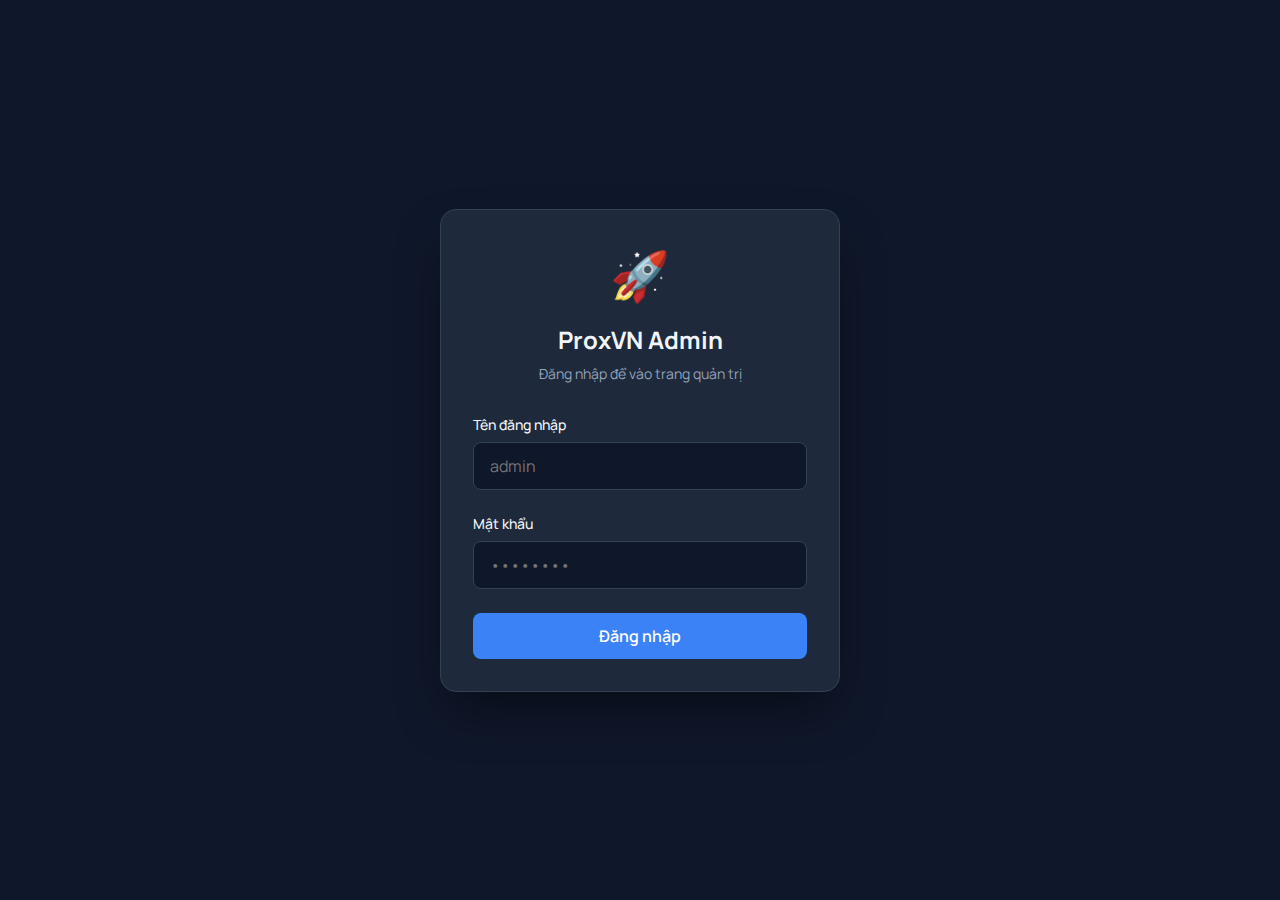
<file: src/frontend/login.html>
<!DOCTYPE html>
<html lang="vi">

<head>
    <meta charset="UTF-8">
    <meta name="viewport" content="width=device-width, initial-scale=1.0">
    <title>Đăng nhập • ProxVN Admin</title>
    <link rel="preconnect" href="https://fonts.googleapis.com">
    <link rel="preconnect" href="https://fonts.gstatic.com" crossorigin>
    <link href="https://fonts.googleapis.com/css2?family=Manrope:wght@400;500;600;700&display=swap" rel="stylesheet">
    <style>
        :root {
            --bg: #0f172a;
            --card-bg: #1e293b;
            --primary: #3b82f6;
            --text: #f1f5f9;
            --text-secondary: #94a3b8;
            --border: #334155;
            --error: #ef4444;
        }

        * {
            margin: 0;
            padding: 0;
            box-sizing: border-box;
            font-family: 'Manrope', sans-serif;
        }

        body {
            background-color: var(--bg);
            color: var(--text);
            display: flex;
            align-items: center;
            justify-content: center;
            min-height: 100vh;
        }

        .login-card {
            background-color: var(--card-bg);
            padding: 2rem;
            border-radius: 1rem;
            border: 1px solid var(--border);
            width: 100%;
            max-width: 400px;
            box-shadow: 0 25px 50px -12px rgba(0, 0, 0, 0.5);
        }

        .header {
            text-align: center;
            margin-bottom: 2rem;
        }

        .logo {
            font-size: 3rem;
            margin-bottom: 1rem;
            display: block;
        }

        h1 {
            font-size: 1.5rem;
            font-weight: 700;
            margin-bottom: 0.5rem;
        }

        p {
            color: var(--text-secondary);
            font-size: 0.875rem;
        }

        .form-group {
            margin-bottom: 1.5rem;
        }

        label {
            display: block;
            margin-bottom: 0.5rem;
            font-size: 0.875rem;
            font-weight: 500;
        }

        input {
            width: 100%;
            padding: 0.75rem 1rem;
            background-color: var(--bg);
            border: 1px solid var(--border);
            border-radius: 0.5rem;
            color: var(--text);
            font-size: 1rem;
            transition: border-color 0.2s;
        }

        input:focus {
            outline: none;
            border-color: var(--primary);
        }

        button {
            width: 100%;
            padding: 0.75rem;
            background-color: var(--primary);
            color: white;
            border: none;
            border-radius: 0.5rem;
            font-size: 1rem;
            font-weight: 600;
            cursor: pointer;
            transition: opacity 0.2s;
        }

        button:hover {
            opacity: 0.9;
        }

        button:disabled {
            opacity: 0.5;
            cursor: not-allowed;
        }

        .error-message {
            color: var(--error);
            font-size: 0.875rem;
            margin-top: 1rem;
            text-align: center;
            display: none;
        }

        .spinner {
            display: inline-block;
            width: 1.25rem;
            height: 1.25rem;
            border: 2px solid rgba(255, 255, 255, 0.3);
            border-radius: 50%;
            border-top-color: white;
            animation: spin 1s linear infinite;
            margin-right: 0.5rem;
            vertical-align: middle;
        }

        @keyframes spin {
            to {
                transform: rotate(360deg);
            }
        }
    </style>
</head>

<body>
    <div class="login-card">
        <div class="header">
            <span class="logo">🚀</span>
            <h1>ProxVN Admin</h1>
            <p>Đăng nhập để vào trang quản trị</p>
        </div>
        <form id="loginForm">
            <div class="form-group">
                <label for="username">Tên đăng nhập</label>
                <input type="text" id="username" name="username" required placeholder="admin" autocomplete="username">
            </div>
            <div class="form-group">
                <label for="password">Mật khẩu</label>
                <input type="password" id="password" name="password" required placeholder="••••••••"
                    autocomplete="current-password">
            </div>
            <button type="submit" id="submitBtn">Đăng nhập</button>
            <div id="errorMsg" class="error-message"></div>
        </form>
    </div>

    <script>
        const form = document.getElementById('loginForm');
        const submitBtn = document.getElementById('submitBtn');
        const errorMsg = document.getElementById('errorMsg');

        // Check if already logged in
        if (localStorage.getItem('token')) {
            window.location.href = '/dashboard/index.html';
        }

        form.addEventListener('submit', async (e) => {
            e.preventDefault();

            // Clear error
            errorMsg.style.display = 'none';
            submitBtn.disabled = true;
            submitBtn.innerHTML = '<span class="spinner"></span> Đang xử lý...';

            const username = document.getElementById('username').value;
            const password = document.getElementById('password').value;

            try {
                const response = await fetch('/api/auth/login', {
                    method: 'POST',
                    headers: {
                        'Content-Type': 'application/json'
                    },
                    body: JSON.stringify({ username, password })
                });

                const data = await response.json();

                if (response.ok && data.success) {
                    // Login success
                    localStorage.setItem('token', data.data.token);
                    localStorage.setItem('user', JSON.stringify({
                        username: data.data.username,
                        role: data.data.role
                    }));
                    window.location.href = '/dashboard/';
                } else {
                    throw new Error(data.error || 'Đăng nhập thất bại');
                }
            } catch (err) {
                errorMsg.textContent = err.message;
                errorMsg.style.display = 'block';
                submitBtn.disabled = false;
                submitBtn.textContent = 'Đăng nhập';
            }
        });
    </script>
</body>

</html>
</file>
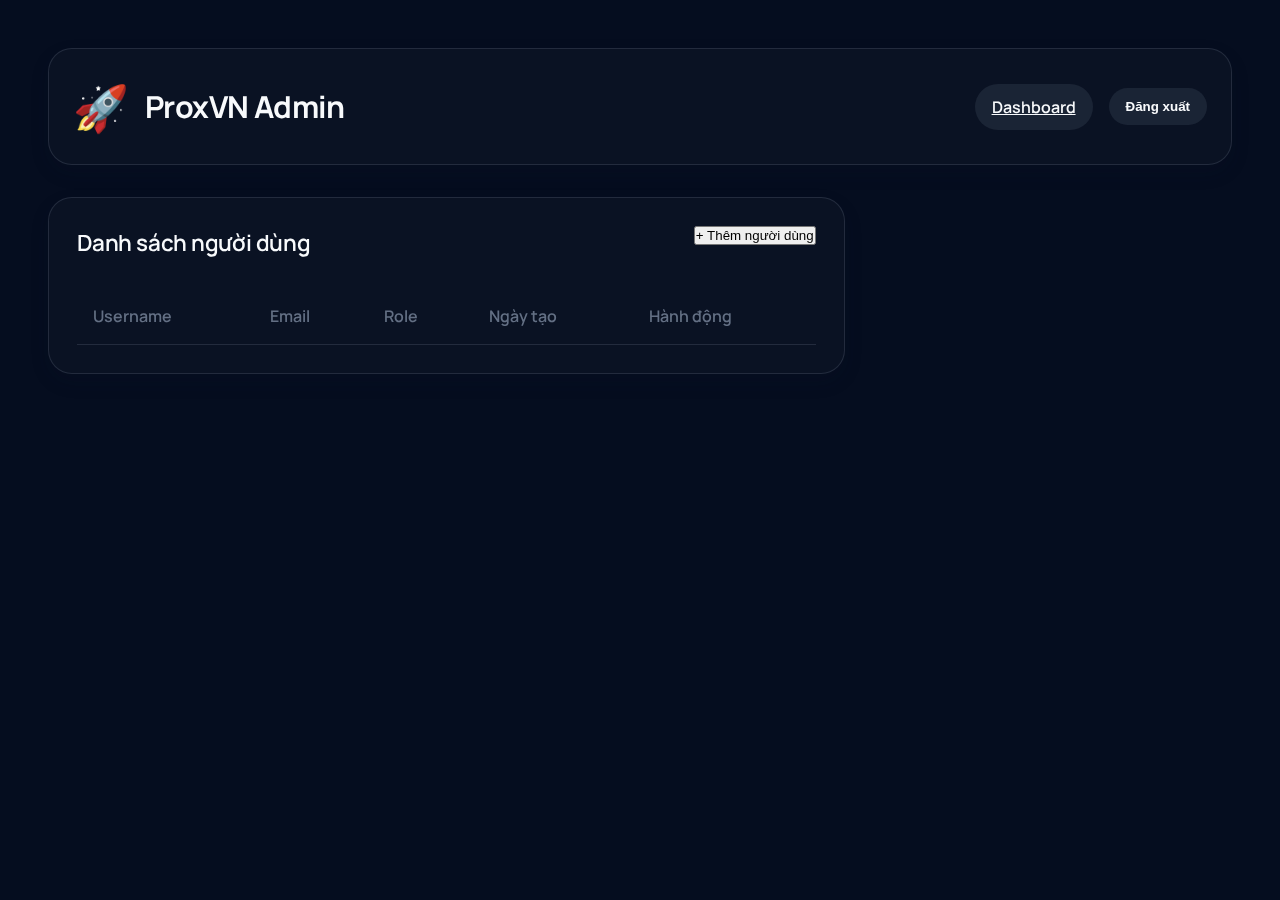
<file: src/frontend/users.html>
<!DOCTYPE html>
<html lang="vi">

<head>
    <meta charset="UTF-8">
    <meta name="viewport" content="width=device-width, initial-scale=1.0">
    <title>Quản lý người dùng • ProxVN</title>
    <link rel="preconnect" href="https://fonts.googleapis.com">
    <link rel="preconnect" href="https://fonts.gstatic.com" crossorigin>
    <link href="https://fonts.googleapis.com/css2?family=Manrope:wght@400;500;600;700&display=swap" rel="stylesheet">
    <link rel="stylesheet" href="css/style.css">
    <style>
        .users-table {
            width: 100%;
            border-collapse: collapse;
            margin-top: 1rem;
        }

        .users-table th,
        .users-table td {
            text-align: left;
            padding: 1rem;
            border-bottom: 1px solid var(--color-border);
        }

        .users-table th {
            color: var(--color-text-muted);
            font-weight: 600;
        }

        .badge-role {
            padding: 0.25rem 0.5rem;
            border-radius: 999px;
            font-size: 0.75rem;
            font-weight: 600;
        }

        .badge-admin {
            background: rgba(16, 185, 129, 0.2);
            color: #10b981;
        }

        .badge-user {
            background: rgba(59, 130, 246, 0.2);
            color: #3b82f6;
        }

        .actions-cell {
            text-align: right;
        }

        .btn-sm {
            padding: 0.25rem 0.5rem;
            font-size: 0.875rem;
        }

        .modal {
            display: none;
            position: fixed;
            top: 0;
            left: 0;
            width: 100%;
            height: 100%;
            background: rgba(0, 0, 0, 0.5);
            align-items: center;
            justify-content: center;
        }

        .modal.open {
            display: flex;
        }

        .modal-content {
            background: var(--color-card);
            padding: 2rem;
            border-radius: 1rem;
            width: 100%;
            max-width: 500px;
        }
    </style>
</head>

<body data-theme="dark">
    <div class="app-shell">
        <header class="topbar">
            <div class="brand">
                <span class="brand-icon">🚀</span>
                <span class="brand-title">ProxVN Admin</span>
            </div>
            <div class="topbar-actions">
                <a href="index.html" class="ghost-btn">Dashboard</a>
                <button onclick="logout()" class="ghost-btn">Đăng xuất</button>
            </div>
        </header>

        <main class="layout-grid">
            <section class="panel full-width">
                <div class="panel-header">
                    <h2 class="panel-title">Danh sách người dùng</h2>
                    <button class="btn-primary" onclick="openCreateUserModal()">+ Thêm người dùng</button>
                </div>
                <div class="table-responsive">
                    <table class="users-table">
                        <thead>
                            <tr>
                                <th>Username</th>
                                <th>Email</th>
                                <th>Role</th>
                                <th>Ngày tạo</th>
                                <th class="actions-cell">Hành động</th>
                            </tr>
                        </thead>
                        <tbody id="usersList"></tbody>
                    </table>
                </div>
            </section>
        </main>
    </div>

    <!-- Create User Modal -->
    <div id="createUserModal" class="modal">
        <div class="modal-content">
            <h3>Thêm thành viên mới</h3>
            <form id="createUserForm" style="margin-top: 1rem;">
                <div class="form-group" style="margin-bottom: 1rem;">
                    <label style="display:block; margin-bottom:0.5rem;">Username</label>
                    <input type="text" name="username" required
                        style="width:100%; padding:0.5rem; background:var(--bg); border:1px solid var(--color-border); color:var(--text); border-radius:0.5rem;">
                </div>
                <div class="form-group" style="margin-bottom: 1rem;">
                    <label style="display:block; margin-bottom:0.5rem;">Email</label>
                    <input type="email" name="email" required
                        style="width:100%; padding:0.5rem; background:var(--bg); border:1px solid var(--color-border); color:var(--text); border-radius:0.5rem;">
                </div>
                <div class="form-group" style="margin-bottom: 1rem;">
                    <label style="display:block; margin-bottom:0.5rem;">Mật khẩu</label>
                    <input type="password" name="password" required
                        style="width:100%; padding:0.5rem; background:var(--bg); border:1px solid var(--color-border); color:var(--text); border-radius:0.5rem;">
                </div>
                <div class="modal-actions" style="display:flex; justify-content:flex-end; gap:0.5rem;">
                    <button type="button" class="ghost-btn" onclick="closeCreateUserModal()">Hủy</button>
                    <button type="submit" class="btn-primary">Tạo tài khoản</button>
                </div>
            </form>
        </div>
    </div>

    <script src="js/app.js"></script>
    <script>
        // Override or extend app.js functions if needed, but app.js has shared logic
        document.addEventListener('DOMContentLoaded', loadUsers);

        async function loadUsers() {
            try {
                const res = await fetch(`${API_BASE}/admin/users`, { headers: authHeader() });
                if (!res.ok) throw new Error('Failed');
                const data = await res.json();
                renderUsers(data.data);
            } catch (e) {
                console.error(e);
            }
        }

        function renderUsers(users) {
            const tbody = document.getElementById('usersList');
            tbody.innerHTML = users.map(u => `
                <tr>
                    <td>
                        <div style="font-weight:600;">${u.username}</div>
                        <div style="font-size:0.75rem; color:var(--color-text-muted);">${u.id}</div>
                    </td>
                    <td>${u.email}</td>
                    <td><span class="badge-role badge-${u.role}">${u.role}</span></td>
                    <td>${new Date(u.created_at).toLocaleDateString()}</td>
                    <td class="actions-cell">
                        <button class="ghost-btn btn-sm" style="color:var(--danger);" onclick="deleteUser('${u.id}')">Xóa</button>
                    </td>
                </tr>
            `).join('');
        }

        const modal = document.getElementById('createUserModal');
        function openCreateUserModal() { modal.classList.add('open'); }
        function closeCreateUserModal() { modal.classList.remove('open'); }

        document.getElementById('createUserForm').addEventListener('submit', async (e) => {
            e.preventDefault();
            const formData = new FormData(e.target);
            const data = Object.fromEntries(formData.entries());
            data.role = 'user'; // Default role

            try {
                const res = await fetch(`${API_BASE}/admin/users`, {
                    method: 'POST',
                    headers: authHeader(),
                    body: JSON.stringify(data)
                });
                if (res.ok) {
                    closeCreateUserModal();
                    loadUsers();
                    e.target.reset();
                } else {
                    const err = await res.json();
                    alert(err.error);
                }
            } catch (error) {
                alert('Lỗi kết nối');
            }
        });

        async function deleteUser(id) {
            if (!confirm('Bạn có chắc muốn xóa user này?')) return;
            try {
                const res = await fetch(`${API_BASE}/admin/users/${id}`, {
                    method: 'DELETE',
                    headers: authHeader()
                });
                if (res.ok) loadUsers();
            } catch (e) { alert('Lỗi xóa user'); }
        }
    </script>
</body>

</html>
</file>
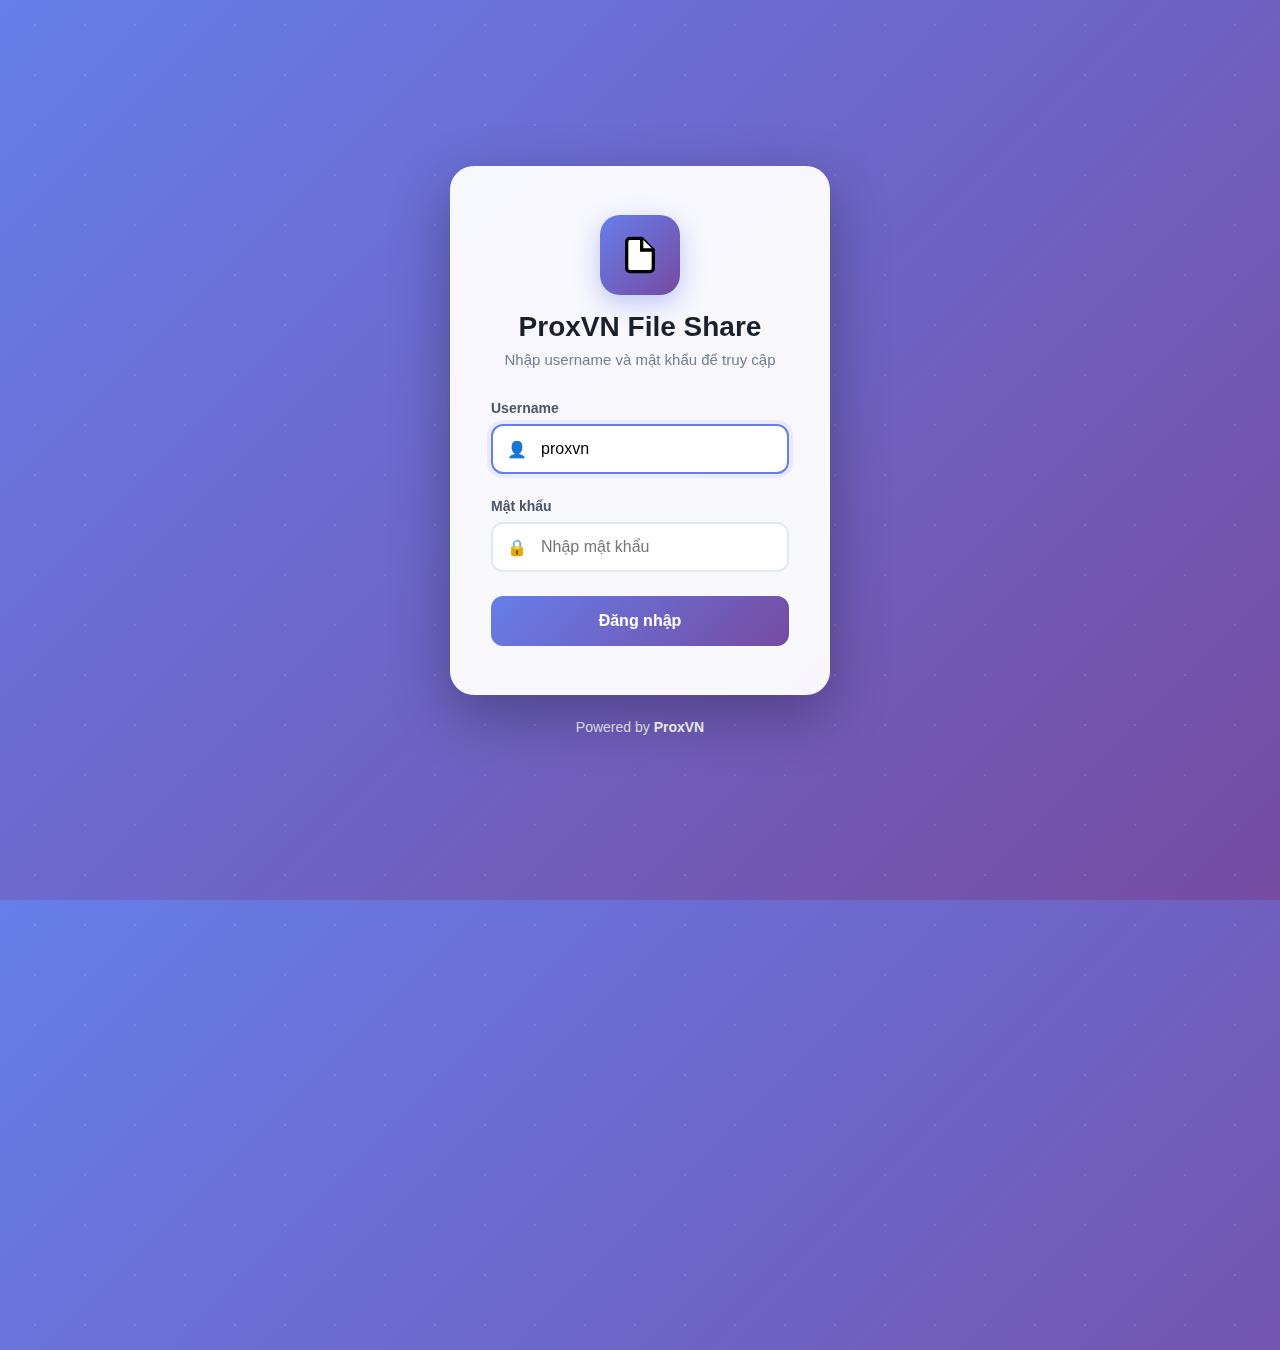
<file: src/backend/cmd/fileserver/static/login.html>
<!DOCTYPE html>
<html lang="vi">

<head>
    <meta charset="UTF-8">
    <meta name="viewport" content="width=device-width, initial-scale=1.0">
    <title>ProxVN File Share - Đăng nhập</title>
    <style>
        * {
            margin: 0;
            padding: 0;
            box-sizing: border-box;
        }

        body {
            font-family: 'Inter', -apple-system, BlinkMacSystemFont, 'Segoe UI', Roboto, sans-serif;
            min-height: 100vh;
            display: flex;
            align-items: center;
            justify-content: center;
            background: linear-gradient(135deg, #667eea 0%, #764ba2 100%);
            position: relative;
            overflow: hidden;
        }

        /* Animated background */
        body::before {
            content: '';
            position: absolute;
            width: 200%;
            height: 200%;
            background: radial-gradient(circle, rgba(255, 255, 255, 0.1) 1px, transparent 1px);
            background-size: 50px 50px;
            animation: moveBackground 20s linear infinite;
        }

        @keyframes moveBackground {
            0% {
                transform: translate(0, 0);
            }

            100% {
                transform: translate(50px, 50px);
            }
        }

        .container {
            position: relative;
            z-index: 1;
            width: 100%;
            max-width: 420px;
            padding: 20px;
        }

        .card {
            background: rgba(255, 255, 255, 0.95);
            backdrop-filter: blur(10px);
            border-radius: 24px;
            padding: 48px 40px;
            box-shadow: 0 20px 60px rgba(0, 0, 0, 0.3);
            border: 1px solid rgba(255, 255, 255, 0.2);
        }

        .logo {
            text-align: center;
            margin-bottom: 32px;
        }

        .logo-icon {
            width: 80px;
            height: 80px;
            background: linear-gradient(135deg, #667eea 0%, #764ba2 100%);
            border-radius: 20px;
            display: inline-flex;
            align-items: center;
            justify-content: center;
            margin-bottom: 16px;
            box-shadow: 0 8px 24px rgba(102, 126, 234, 0.4);
        }

        .logo-icon svg {
            width: 40px;
            height: 40px;
            fill: white;
        }

        h1 {
            font-size: 28px;
            font-weight: 700;
            color: #1a202c;
            margin-bottom: 8px;
        }

        .subtitle {
            color: #718096;
            font-size: 15px;
        }

        .form-group {
            margin-bottom: 24px;
        }

        label {
            display: block;
            font-size: 14px;
            font-weight: 600;
            color: #4a5568;
            margin-bottom: 8px;
        }

        .input-wrapper {
            position: relative;
        }

        input[type="text"],
        input[type="password"] {
            width: 100%;
            padding: 14px 16px 14px 48px;
            border: 2px solid #e2e8f0;
            border-radius: 12px;
            font-size: 16px;
            transition: all 0.3s;
            background: white;
        }

        input[type="text"]:focus,
        input[type="password"]:focus {
            outline: none;
            border-color: #667eea;
            box-shadow: 0 0 0 4px rgba(102, 126, 234, 0.1);
        }

        .input-icon {
            position: absolute;
            left: 16px;
            top: 50%;
            transform: translateY(-50%);
            color: #a0aec0;
        }

        button {
            width: 100%;
            padding: 16px;
            background: linear-gradient(135deg, #667eea 0%, #764ba2 100%);
            color: white;
            border: none;
            border-radius: 12px;
            font-size: 16px;
            font-weight: 600;
            cursor: pointer;
            transition: all 0.3s;
        }

        button:hover {
            transform: translateY(-2px);
            box-shadow: 0 12px 24px rgba(102, 126, 234, 0.4);
        }

        button:active {
            transform: translateY(0);
        }

        .error {
            background: #fed7d7;
            color: #c53030;
            padding: 12px 16px;
            border-radius: 12px;
            margin-bottom: 20px;
            font-size: 14px;
            display: none;
            animation: shake 0.5s;
        }

        @keyframes shake {

            0%,
            100% {
                transform: translateX(0);
            }

            25% {
                transform: translateX(-10px);
            }

            75% {
                transform: translateX(10px);
            }
        }

        .footer {
            text-align: center;
            margin-top: 24px;
            color: rgba(255, 255, 255, 0.9);
            font-size: 14px;
        }

        .footer a {
            color: white;
            text-decoration: none;
            font-weight: 600;
        }

        /* Loading state */
        button.loading {
            pointer-events: none;
            opacity: 0.7;
        }

        button.loading::after {
            content: '';
            display: inline-block;
            width: 16px;
            height: 16px;
            margin-left: 10px;
            border: 2px solid rgba(255, 255, 255, 0.3);
            border-top-color: white;
            border-radius: 50%;
            animation: spin 0.8s linear infinite;
        }

        @keyframes spin {
            to {
                transform: rotate(360deg);
            }
        }

        /* Responsive */
        @media (max-width: 480px) {
            .card {
                padding: 32px 24px;
            }

            h1 {
                font-size: 24px;
            }
        }
    </style>
</head>

<body>
    <div class="container">
        <div class="card">
            <div class="logo">
                <div class="logo-icon">
                    <svg xmlns="http://www.w3.org/2000/svg" viewBox="0 0 24 24" fill="none" stroke="currentColor"
                        stroke-width="2">
                        <path d="M13 2H6a2 2 0 0 0-2 2v16a2 2 0 0 0 2 2h12a2 2 0 0 0 2-2V9z"></path>
                        <polyline points="13 2 13 9 20 9"></polyline>
                    </svg>
                </div>
                <h1>ProxVN File Share</h1>
                <p class="subtitle">Nhập username và mật khẩu để truy cập</p>
            </div>

            <div class="error" id="error"></div>

            <form id="loginForm">
                <div class="form-group">
                    <label for="username">Username</label>
                    <div class="input-wrapper">
                        <span class="input-icon">👤</span>
                        <input type="text" id="username" name="username" placeholder="Nhập username" value="proxvn"
                            autocomplete="username" required autofocus>
                    </div>
                </div>

                <div class="form-group">
                    <label for="password">Mật khẩu</label>
                    <div class="input-wrapper">
                        <span class="input-icon">🔒</span>
                        <input type="password" id="password" name="password" placeholder="Nhập mật khẩu"
                            autocomplete="current-password" required>
                    </div>
                </div>

                <button type="submit" id="loginBtn">
                    Đăng nhập
                </button>
            </form>
        </div>

        <div class="footer">
            Powered by <a href="https://github.com/hoangtuvungcao/proxvn_tunnel" target="_blank">ProxVN</a>
        </div>
    </div>

    <script>
        const form = document.getElementById('loginForm');
        const usernameInput = document.getElementById('username');
        const passwordInput = document.getElementById('password');
        const loginBtn = document.getElementById('loginBtn');
        const errorDiv = document.getElementById('error');

        form.addEventListener('submit', async (e) => {
            e.preventDefault();

            const username = usernameInput.value;
            const password = passwordInput.value;
            errorDiv.style.display = 'none';

            // Show loading state
            loginBtn.classList.add('loading');
            loginBtn.textContent = 'Đang đăng nhập';

            try {
                const response = await fetch('/api/login', {
                    method: 'POST',
                    headers: { 'Content-Type': 'application/x-www-form-urlencoded' },
                    body: 'username=' + encodeURIComponent(username) + '&password=' + encodeURIComponent(password)
                });

                if (response.ok) {
                    // Success - redirect to file browser
                    window.location.href = '/browse';
                } else {
                    // Failed
                    errorDiv.textContent = '❌ Mật khẩu không đúng. Vui lòng thử lại.';
                    errorDiv.style.display = 'block';
                    passwordInput.value = '';
                    passwordInput.focus();
                }
            } catch (error) {
                errorDiv.textContent = '❌ Lỗi kết nối. Vui lòng thử lại.';
                errorDiv.style.display = 'block';
            } finally {
                loginBtn.classList.remove('loading');
                loginBtn.textContent = 'Đăng nhập';
            }
        });

        // Auto-focus username field
        usernameInput.focus();
    </script>
</body>

</html>
</file>
<file: src/frontend/css/style.css>
/* ProxVN Control Center Stylesheet */
/* 2026 redesign */

:root {
    --font-body: 'Manrope', 'Inter', -apple-system, BlinkMacSystemFont, 'Segoe UI', sans-serif;
    --font-display: 'Space Grotesk', 'Manrope', sans-serif;

    --space-2: 8px;
    --space-3: 12px;
    --space-4: 16px;
    --space-5: 20px;
    --space-6: 24px;
    --space-7: 28px;
    --space-8: 32px;

    --radius-sm: 10px;
    --radius-md: 16px;
    --radius-lg: 24px;
    --radius-pill: 999px;

    --shadow-sm: 0 8px 18px rgba(15, 23, 42, 0.15);
    --shadow-md: 0 16px 40px rgba(15, 23, 42, 0.25);
    --shadow-lg: 0 28px 60px rgba(15, 23, 42, 0.35);

    --transition-base: 220ms cubic-bezier(0.4, 0, 0.2, 1);
    --transition-bounce: 400ms cubic-bezier(0.175, 0.885, 0.32, 1.275);

    --app-max-width: 1360px;
    --chart-height: 320px;

    --color-background: #050d1f;
    --color-surface: rgba(12, 19, 37, 0.82);
    --color-card: rgba(13, 23, 43, 0.88);
    --color-card-strong: rgba(12, 41, 87, 0.22);
    --color-border: rgba(148, 163, 184, 0.18);
    --color-border-strong: rgba(148, 163, 184, 0.28);
    --color-text-primary: #f8fafc;
    --color-text-secondary: rgba(226, 232, 240, 0.78);
    --color-text-muted: rgba(148, 163, 184, 0.65);
    --color-muted-surface: rgba(15, 23, 42, 0.6);

    --gradient-primary: radial-gradient(120% 120% at 0% 0%, rgba(56, 189, 248, 0.35) 0%, rgba(14, 116, 144, 0.05) 55%, transparent 100%);
    --gradient-accent: radial-gradient(90% 100% at 100% 20%, rgba(129, 140, 248, 0.35) 0%, rgba(76, 29, 149, 0.1) 55%, transparent 100%);

    --accent-emerald: #34d399;
    --accent-indigo: #818cf8;
    --accent-cyan: #22d3ee;
    --accent-purple: #a855f7;
    --accent-warning: #f59e0b;
    --accent-danger: #f97316;
}

body[data-theme="light"] {
    --color-background: #f5f7fb;
    --color-surface: rgba(255, 255, 255, 0.9);
    --color-card: rgba(255, 255, 255, 0.95);
    --color-card-strong: rgba(59, 130, 246, 0.14);
    --color-border: rgba(15, 23, 42, 0.08);
    --color-border-strong: rgba(15, 23, 42, 0.12);
    --color-text-primary: #0f172a;
    --color-text-secondary: rgba(15, 23, 42, 0.72);
    --color-text-muted: rgba(15, 23, 42, 0.55);
    --color-muted-surface: rgba(226, 232, 240, 0.8);

    --gradient-primary: radial-gradient(120% 120% at 0% 0%, rgba(56, 189, 248, 0.2) 0%, rgba(59, 130, 246, 0.05) 55%, transparent 100%);
    --gradient-accent: radial-gradient(90% 100% at 100% 20%, rgba(129, 140, 248, 0.2) 0%, rgba(236, 72, 153, 0.05) 60%, transparent 100%);
}

* {
    margin: 0;
    padding: 0;
    box-sizing: border-box;
}

body {
    font-family: var(--font-body);
    background: var(--color-background);
    color: var(--color-text-primary);
    min-height: 100vh;
    line-height: 1.5;
    transition: background 300ms ease, color 300ms ease;
}

::selection {
    background: rgba(129, 140, 248, 0.35);
    color: var(--color-text-primary);
}

.background-layer {
    position: fixed;
    inset: 0;
    overflow: hidden;
    z-index: -1;
}

.background-layer .gradient {
    position: absolute;
    width: 120%;
    height: 120%;
    filter: blur(80px);
    opacity: 0.9;
}

.gradient-primary {
    top: -20%;
    left: -15%;
    background: var(--gradient-primary);
    animation: drift 22s ease-in-out infinite;
}

.gradient-accent {
    bottom: -30%;
    right: -10%;
    background: var(--gradient-accent);
    animation: drift 26s ease-in-out infinite reverse;
}

@keyframes drift {
    0%, 100% {
        transform: translate3d(0, 0, 0) scale(1);
    }
    40% {
        transform: translate3d(3%, -2%, 0) scale(1.06);
    }
    70% {
        transform: translate3d(-4%, 3%, 0) scale(0.98);
    }
}

.app-shell {
    position: relative;
    max-width: var(--app-max-width);
    margin: 0 auto;
    padding: clamp(18px, 4vw, 48px) clamp(16px, 4vw, 48px);
    min-height: 100vh;
    display: flex;
    flex-direction: column;
    gap: clamp(18px, 3vw, 32px);
}

.topbar {
    display: flex;
    justify-content: space-between;
    align-items: center;
    gap: var(--space-6);
    padding: var(--space-6);
    border-radius: var(--radius-lg);
    background: var(--color-surface);
    border: 1px solid var(--color-border);
    box-shadow: var(--shadow-sm);
    backdrop-filter: blur(28px);
}

.brand {
    display: flex;
    align-items: center;
    gap: var(--space-4);
}

.brand-icon {
    font-size: clamp(2.2rem, 4vw, 2.8rem);
}

.brand-title {
    font-family: var(--font-display);
    font-weight: 700;
    font-size: clamp(1.45rem, 3.6vw, 1.9rem);
    letter-spacing: -0.02em;
}

.brand-subtitle {
    margin-top: 2px;
    color: var(--color-text-muted);
    font-size: clamp(0.9rem, 2.2vw, 1rem);
}

.topbar-actions {
    display: flex;
    align-items: center;
    gap: var(--space-4);
}

.connection-pill {
    display: inline-flex;
    align-items: center;
    gap: var(--space-3);
    padding: 10px 18px;
    border-radius: var(--radius-pill);
    border: 1px solid var(--color-border);
    background: rgba(148, 163, 184, 0.15);
    color: var(--color-text-secondary);
    font-weight: 600;
    transition: all var(--transition-base);
}

.connection-pill .pill-label {
    font-weight: 600;
    letter-spacing: 0.02em;
}

.connection-pill .pill-indicator {
    width: 10px;
    height: 10px;
    border-radius: 50%;
    background: rgba(148, 163, 184, 0.6);
    position: relative;
}

.connection-pill.is-online {
    background: rgba(52, 211, 153, 0.15);
    border-color: rgba(16, 185, 129, 0.35);
    color: #34d399;
}

.connection-pill.is-online .pill-indicator {
    background: #34d399;
}

.connection-pill.is-online .pill-indicator::after {
    content: '';
    position: absolute;
    inset: -6px;
    border-radius: 50%;
    border: 2px solid rgba(52, 211, 153, 0.35);
    animation: pulse 1.8s ease-in-out infinite;
}

.connection-pill.is-offline {
    background: rgba(248, 113, 113, 0.12);
    border-color: rgba(239, 68, 68, 0.28);
    color: #fb7185;
}

.connection-pill.is-offline .pill-indicator {
    background: #fb7185;
}

.ghost-btn {
    display: inline-flex;
    align-items: center;
    gap: 8px;
    padding: 10px 16px;
    border-radius: var(--radius-pill);
    border: 1px solid transparent;
    background: rgba(148, 163, 184, 0.12);
    color: inherit;
    font-weight: 600;
    cursor: pointer;
    transition: all var(--transition-base);
}

.ghost-btn:hover {
    border-color: rgba(129, 140, 248, 0.5);
    background: rgba(129, 140, 248, 0.18);
    transform: translateY(-1px);
}

.ghost-btn:active {
    transform: translateY(0);
}

.theme-toggle-icon {
    font-size: 1.1rem;
}

.layout-grid {
    display: grid;
    grid-template-columns: minmax(0, 1fr) clamp(300px, 30%, 360px);
    gap: clamp(20px, 4vw, 32px);
    align-items: start;
}

.primary-column,
.secondary-column {
    display: flex;
    flex-direction: column;
    gap: clamp(18px, 3vw, 28px);
}

.panel {
    position: relative;
    padding: clamp(20px, 2.2vw, 32px);
    border-radius: var(--radius-lg);
    background: var(--color-surface);
    border: 1px solid var(--color-border);
    box-shadow: var(--shadow-sm);
    backdrop-filter: blur(26px);
}

.panel-header {
    display: flex;
    justify-content: space-between;
    align-items: flex-start;
    gap: var(--space-4);
    margin-bottom: clamp(20px, 3vw, 28px);
}

.panel-title {
    font-family: var(--font-display);
    font-size: clamp(1.1rem, 2.8vw, 1.4rem);
    font-weight: 600;
    letter-spacing: -0.01em;
}

.panel-meta {
    color: var(--color-text-muted);
    font-size: 0.9rem;
}

.panel-actions {
    display: flex;
    gap: var(--space-3);
}

.refresh-btn {
    display: inline-flex;
    align-items: center;
    gap: var(--space-2);
    padding: 10px 16px;
    border-radius: var(--radius-pill);
    border: 1px solid rgba(129, 140, 248, 0.35);
    background: rgba(129, 140, 248, 0.22);
    color: #e0e7ff;
    font-weight: 600;
    cursor: pointer;
    transition: transform var(--transition-bounce), box-shadow var(--transition-base);
}

.refresh-btn .icon {
    display: inline-flex;
    transform-origin: center;
    transition: transform var(--transition-base);
}

.refresh-btn:hover {
    transform: translateY(-1px);
    box-shadow: 0 18px 35px rgba(129, 140, 248, 0.35);
}

.refresh-btn:active {
    transform: translateY(0);
}

.refresh-btn:active .icon {
    transform: rotate(180deg);
}

.stats-panel {
    overflow: hidden;
}

.stats-grid {
    display: grid;
    grid-template-columns: repeat(auto-fit, minmax(240px, 1fr));
    gap: clamp(16px, 3vw, 24px);
}

.stat-card {
    position: relative;
    padding: clamp(20px, 3vw, 28px);
    background: var(--color-card);
    border-radius: var(--radius-lg);
    border: 1px solid var(--color-border);
    overflow: hidden;
    transition: transform var(--transition-bounce), box-shadow var(--transition-base);
}

.stat-card::after {
    content: '';
    position: absolute;
    inset: 0;
    border-radius: inherit;
    opacity: 0;
    transition: opacity var(--transition-base);
    background: linear-gradient(145deg, rgba(129, 140, 248, 0.12) 0%, transparent 65%);
}

.stat-card:hover {
    transform: translateY(-4px);
    box-shadow: var(--shadow-md);
}

.stat-card:hover::after {
    opacity: 1;
}

.stat-card[data-accent="emerald"] {
    border-color: rgba(52, 211, 153, 0.28);
    box-shadow: 0 20px 55px rgba(52, 211, 153, 0.16);
}

.stat-card[data-accent="indigo"] {
    border-color: rgba(129, 140, 248, 0.35);
    box-shadow: 0 20px 55px rgba(129, 140, 248, 0.16);
}

.stat-card[data-accent="cyan"] {
    border-color: rgba(45, 212, 191, 0.28);
}

.stat-card[data-accent="purple"] {
    border-color: rgba(168, 85, 247, 0.28);
}

.stat-card-header {
    display: flex;
    align-items: center;
    gap: var(--space-3);
    color: var(--color-text-muted);
}

.stat-card-icon {
    display: inline-flex;
    align-items: center;
    justify-content: center;
    width: 40px;
    height: 40px;
    border-radius: var(--radius-md);
    background: rgba(255, 255, 255, 0.12);
    font-size: 1.35rem;
}

.stat-card-label {
    font-size: 0.95rem;
    letter-spacing: 0.02em;
}

.stat-card-value {
    margin-top: var(--space-4);
    font-family: var(--font-display);
    font-weight: 600;
    font-size: clamp(2rem, 4vw, 2.6rem);
}

.stat-card-footer {
    margin-top: var(--space-4);
}

.trend-pill {
    display: inline-flex;
    align-items: center;
    gap: 6px;
    padding: 6px 12px;
    border-radius: var(--radius-pill);
    background: rgba(129, 140, 248, 0.16);
    color: rgba(199, 210, 254, 0.9);
    font-size: 0.85rem;
    font-weight: 600;
}

.trend-pill.trend-positive {
    background: rgba(52, 211, 153, 0.16);
    color: rgba(52, 211, 153, 0.95);
}

.stat-hint {
    font-size: 0.85rem;
    color: var(--color-text-muted);
}

.tunnels-list {
    display: grid;
    gap: clamp(16px, 3vw, 24px);
}

.tunnel-card {
    padding: clamp(18px, 2.6vw, 28px);
    border-radius: var(--radius-lg);
    border: 1px solid var(--color-border);
    background: var(--color-card);
    transition: transform var(--transition-bounce), border-color var(--transition-base), box-shadow var(--transition-base);
}

.tunnel-card:hover {
    transform: translateY(-3px);
    border-color: rgba(129, 140, 248, 0.45);
    box-shadow: var(--shadow-md);
}

.tunnel-card-header {
    display: flex;
    justify-content: space-between;
    gap: var(--space-4);
    align-items: flex-start;
    margin-bottom: clamp(16px, 2.5vw, 22px);
}

.tunnel-card-heading {
    display: flex;
    flex-direction: column;
    gap: 10px;
}

.tunnel-name {
    font-family: var(--font-display);
    font-size: clamp(1.05rem, 2.6vw, 1.35rem);
    letter-spacing: -0.01em;
}

.badge {
    display: inline-flex;
    align-items: center;
    justify-content: center;
    padding: 4px 10px;
    border-radius: var(--radius-pill);
    font-size: 0.78rem;
    font-weight: 600;
    text-transform: uppercase;
    letter-spacing: 0.08em;
    background: rgba(148, 163, 184, 0.16);
    color: var(--color-text-secondary);
}

.badge-http {
    background: rgba(129, 140, 248, 0.18);
    color: rgba(199, 210, 254, 0.95);
}

.badge-tcp {
    background: rgba(52, 211, 153, 0.18);
    color: rgba(52, 211, 153, 0.95);
}

.badge-udp {
    background: rgba(14, 165, 233, 0.18);
    color: rgba(56, 189, 248, 0.95);
}

.status-chip {
    display: inline-flex;
    align-items: center;
    justify-content: center;
    padding: 6px 14px;
    border-radius: var(--radius-pill);
    font-size: 0.78rem;
    text-transform: uppercase;
    letter-spacing: 0.08em;
    font-weight: 700;
}

.status-active {
    background: rgba(52, 211, 153, 0.18);
    color: rgba(52, 211, 153, 0.98);
    border: 1px solid rgba(52, 211, 153, 0.32);
}

.status-inactive {
    background: rgba(248, 113, 113, 0.14);
    color: rgba(248, 113, 113, 0.95);
    border: 1px solid rgba(248, 113, 113, 0.28);
}

.tunnel-card-grid {
    display: grid;
    grid-template-columns: repeat(auto-fit, minmax(160px, 1fr));
    gap: clamp(16px, 2.2vw, 24px);
}

.tunnel-card-item {
    display: grid;
    gap: 6px;
}

.tunnel-card-item dt {
    font-size: 0.78rem;
    text-transform: uppercase;
    letter-spacing: 0.1em;
    color: var(--color-text-muted);
}

.tunnel-card-item dd {
    font-family: var(--font-display);
    font-size: 1rem;
    font-weight: 500;
    color: var(--color-text-primary);
}

.loading-state {
    display: grid;
    gap: 12px;
}

.loading-line {
    height: 20px;
    border-radius: var(--radius-pill);
    background: linear-gradient(90deg, rgba(148, 163, 184, 0.15) 0%, rgba(148, 163, 184, 0.32) 50%, rgba(148, 163, 184, 0.15) 100%);
    background-size: 200% 100%;
    animation: shimmer 1.6s ease infinite;
}

@keyframes shimmer {
    0% {
        background-position: -200% 50%;
    }
    100% {
        background-position: 200% 50%;
    }
}

.empty-state {
    margin-top: var(--space-5);
    padding: clamp(22px, 4vw, 36px);
    border-radius: var(--radius-lg);
    border: 1px dashed var(--color-border);
    background: rgba(148, 163, 184, 0.08);
    text-align: center;
    display: grid;
    gap: 14px;
    color: var(--color-text-secondary);
}

.empty-illustration {
    font-size: 2.4rem;
}

.inline-code {
    display: inline-flex;
    align-items: center;
    padding: 6px 10px;
    border-radius: var(--radius-pill);
    background: rgba(15, 23, 42, 0.5);
    border: 1px solid rgba(148, 163, 184, 0.25);
    font-family: 'Fira Code', 'SFMono-Regular', Menlo, Consolas, monospace;
    font-size: 0.8rem;
    color: inherit;
    gap: 6px;
}

body[data-theme="light"] .inline-code {
    background: rgba(226, 232, 240, 0.8);
}

.chart-wrapper {
    position: relative;
    height: var(--chart-height);
}

.quick-actions .action-list {
    display: grid;
    gap: clamp(14px, 3vw, 20px);
    list-style: none;
}

.action-item {
    padding: clamp(12px, 2vw, 18px);
    border-radius: var(--radius-md);
    background: var(--color-card);
    border: 1px solid var(--color-border);
    display: grid;
    gap: 10px;
}

.action-item h3 {
    font-size: 1rem;
    font-weight: 600;
}

.action-item p {
    color: var(--color-text-muted);
    font-size: 0.92rem;
}

.status-list {
    display: grid;
    gap: 14px;
}

.status-item {
    display: flex;
    justify-content: space-between;
    align-items: center;
    gap: var(--space-4);
    padding: 12px 0;
    border-bottom: 1px solid var(--color-border);
}

.status-item:last-child {
    border-bottom: none;
}

.status-item dt {
    color: var(--color-text-muted);
    font-size: 0.88rem;
    letter-spacing: 0.04em;
}

.status-item dd {
    font-family: var(--font-display);
    font-weight: 600;
}

.footer {
    margin-top: auto;
    padding: clamp(18px, 3vw, 28px);
    text-align: center;
    color: var(--color-text-muted);
    display: grid;
    gap: var(--space-3);
}

.footer-links {
    display: inline-flex;
    justify-content: center;
    align-items: center;
    gap: clamp(18px, 3vw, 32px);
}

.footer-link {
    color: inherit;
    text-decoration: none;
    font-weight: 600;
    font-size: 0.95rem;
    letter-spacing: 0.02em;
    transition: color var(--transition-base);
}

.footer-link:hover {
    color: rgba(129, 140, 248, 0.88);
}

.toast-container {
    position: fixed;
    top: 24px;
    right: 24px;
    z-index: 1200;
    display: grid;
    gap: 12px;
}

.toast {
    min-width: 260px;
    max-width: 360px;
    padding: 14px 18px;
    border-radius: var(--radius-md);
    background: var(--color-card);
    border: 1px solid var(--color-border);
    box-shadow: var(--shadow-sm);
    font-weight: 600;
    animation: slideInRight 260ms ease forwards;
}

.toast.is-leaving {
    animation: fadeOutRight 220ms ease forwards;
}

.toast-success {
    border-color: rgba(52, 211, 153, 0.35);
    color: #34d399;
}

.toast-warning {
    border-color: rgba(250, 204, 21, 0.35);
    color: #facc15;
}

.toast-info {
    border-color: rgba(96, 165, 250, 0.35);
    color: #60a5fa;
}

.toast-danger {
    border-color: rgba(248, 113, 113, 0.35);
    color: #f87171;
}

@keyframes slideInRight {
    0% {
        opacity: 0;
        transform: translateX(120px) scale(0.95);
    }
    100% {
        opacity: 1;
        transform: translateX(0) scale(1);
    }
}

@keyframes fadeOutRight {
    0% {
        opacity: 1;
        transform: translateX(0) scale(1);
    }
    100% {
        opacity: 0;
        transform: translateX(80px) scale(0.95);
    }
}

.animate-fade-in {
    animation: fadeIn 360ms ease both;
}

@keyframes fadeIn {
    from {
        opacity: 0;
        transform: translateY(-6px);
    }
    to {
        opacity: 1;
        transform: translateY(0);
    }
}

@keyframes pulse {
    0%,
    100% {
        transform: scale(1);
        opacity: 1;
    }
    50% {
        transform: scale(1.2);
        opacity: 0.6;
    }
}

@media (max-width: 1200px) {
    .layout-grid {
        grid-template-columns: 1fr;
    }

    .secondary-column {
        order: -1;
    }
}

@media (max-width: 768px) {
    .topbar,
    .panel {
        padding: 18px;
    }

    .topbar {
        flex-direction: column;
        align-items: flex-start;
    }

    .panel-header {
        flex-direction: column;
        align-items: flex-start;
    }

    .connection-pill,
    .ghost-btn {
        width: 100%;
        justify-content: center;
    }

    .chart-wrapper {
        height: 260px;
    }

    .toast-container {
        left: 16px;
        right: 16px;
    }
}

@media (max-width: 520px) {
    .tunnel-card-grid {
        grid-template-columns: 1fr;
    }

    .status-item {
        flex-direction: column;
        align-items: flex-start;
    }
}
</file>
